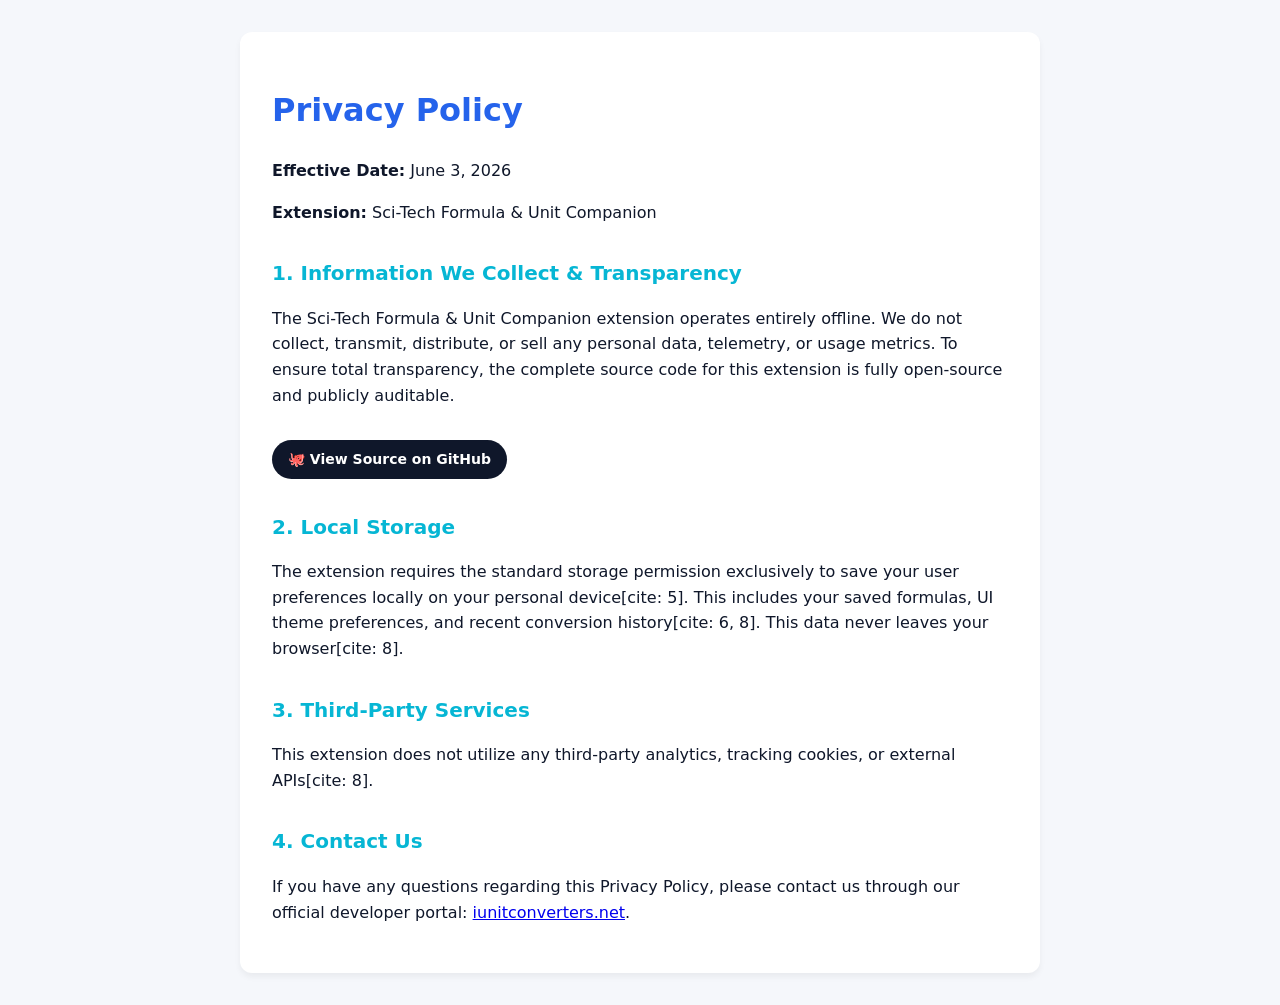
<file: index.html>
<!DOCTYPE html>
<html lang="en">
<head>
    <meta charset="UTF-8">
    <meta name="viewport" content="width=device-width, initial-scale=1.0">
    <title>Privacy Policy - Sci-Tech Formula & Unit Companion</title>
    <style>
        body { font-family: system-ui, -apple-system, sans-serif; line-height: 1.6; max-width: 800px; margin: 0 auto; padding: 2rem; color: #0f172a; background: #f5f7fb; }
        h1 { color: #2563eb; }
        h2 { color: #06b6d4; margin-top: 2rem; font-size: 1.25rem; }
        .container { background: #fff; padding: 2rem; border-radius: 12px; box-shadow: 0 4px 6px rgba(0,0,0,0.05); }
        .badge { display: inline-block; background: #0f172a; color: #fff; padding: 0.5rem 1rem; border-radius: 20px; text-decoration: none; font-size: 0.875rem; font-weight: bold; margin-top: 1rem; }
    </style>
</head>
<body>
    <div class="container">
        <h1>Privacy Policy</h1>
        <p><strong>Effective Date:</strong> June 3, 2026</p>
        <p><strong>Extension:</strong> Sci-Tech Formula & Unit Companion</p>

        <h2>1. Information We Collect & Transparency</h2>
        <p>The Sci-Tech Formula & Unit Companion extension operates entirely offline. We do not collect, transmit, distribute, or sell any personal data, telemetry, or usage metrics. To ensure total transparency, the complete source code for this extension is fully open-source and publicly auditable.</p>
        <a href="https://github.com/sahansandaruwan/sci-tech" class="badge" target="_blank">🐙 View Source on GitHub</a>

        <h2>2. Local Storage</h2>
        <p>The extension requires the standard storage permission exclusively to save your user preferences locally on your personal device[cite: 5]. This includes your saved formulas, UI theme preferences, and recent conversion history[cite: 6, 8]. This data never leaves your browser[cite: 8].</p>

        <h2>3. Third-Party Services</h2>
        <p>This extension does not utilize any third-party analytics, tracking cookies, or external APIs[cite: 8].</p>

        <h2>4. Contact Us</h2>
        <p>If you have any questions regarding this Privacy Policy, please contact us through our official developer portal: <a href="https://iunitconverters.net/">iunitconverters.net</a>.</p>
    </div>
</body>
</html>
</file>
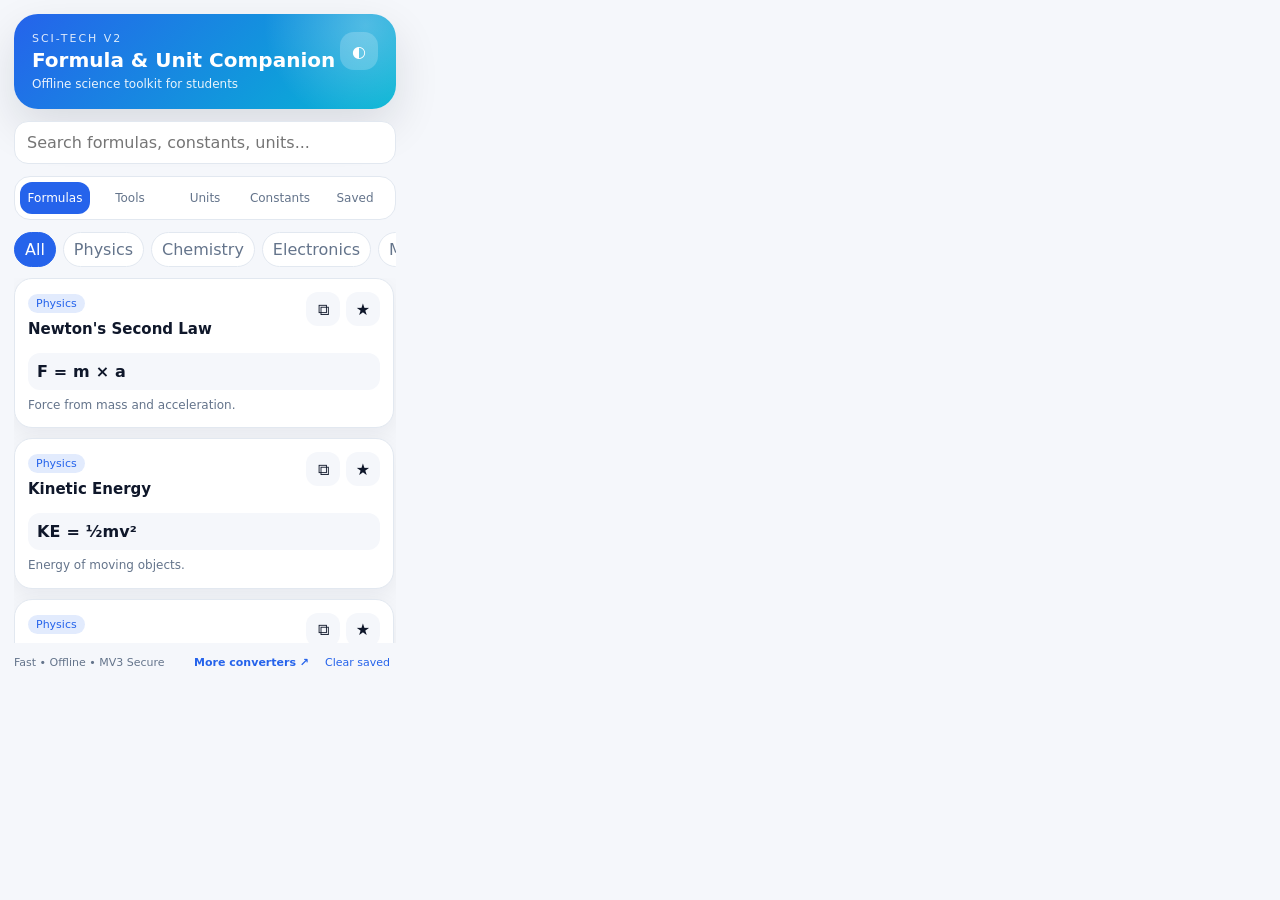
<file: popup.html>
<!doctype html>
<html lang="en">
<head>
  <meta charset="utf-8">
  <meta name="viewport" content="width=device-width,initial-scale=1">
  <title>Sci-Tech Companion</title>
  <link rel="stylesheet" href="popup.css">
</head>
<body>
  <main class="app">
    <header class="hero">
      <div>
        <p class="eyebrow">Sci-Tech v2</p>
        <h1>Formula & Unit Companion</h1>
        <p class="sub">Offline science toolkit for students</p>
      </div>
      <button id="themeBtn" class="icon-btn" type="button" title="Toggle theme">◐</button>
    </header>

    <section class="quickbar">
      <input id="globalSearch" type="search" placeholder="Search formulas, constants, units..." autocomplete="off">
    </section>

    <nav class="tabs">
      <button class="tab active" data-tab="formulas" type="button">Formulas</button>
      <button class="tab" data-tab="tools" type="button">Tools</button>
      <button class="tab" data-tab="units" type="button">Units</button>
      <button class="tab" data-tab="constants" type="button">Constants</button>
      <button class="tab" data-tab="saved" type="button">Saved</button>
    </nav>

    <section id="formulas" class="panel active">
      <div id="categoryChips" class="chips"></div>
      <div id="formulaList" class="list"></div>
    </section>

    <section id="tools" class="panel">
      <div class="tool-card">
        <h2>Scientific Calculator</h2>
        <input id="calcInput" type="text" placeholder="Example: 2*pi*5, sqrt(81), sin(30)">
        <output id="calcResult" class="result">0</output>
        <p class="hint">Supports + - × ÷ ^ sqrt sin cos tan log ln pi e. Trig uses degrees.</p>
      </div>

      <div class="tool-card">
        <h2>BMI Calculator</h2>
        <div class="grid-2">
          <input id="bmiWeight" type="number" placeholder="Weight kg" min="1" step="any">
          <input id="bmiHeight" type="number" placeholder="Height cm" min="1" step="any">
        </div>
        <output id="bmiResult" class="result">Enter weight and height</output>
      </div>

      <div class="tool-card">
        <h2>Ohm's Law Solver</h2>
        <div class="grid-3">
          <input id="ohmV" type="number" placeholder="V" step="any">
          <input id="ohmI" type="number" placeholder="I" step="any">
          <input id="ohmR" type="number" placeholder="R" step="any">
        </div>
        <button id="ohmSolve" class="primary" type="button">Solve Missing</button>
        <output id="ohmResult" class="result">Fill any two values</output>
      </div>
    </section>

    <section id="units" class="panel">
      <div class="tool-card">
        <div class="grid-2">
          <label>Type<select id="unitType"></select></label>
          <label>Value<input id="unitValue" type="number" value="1" step="any"></label>
        </div>
        <div class="grid-2">
          <label>From<select id="fromUnit"></select></label>
          <label>To<select id="toUnit"></select></label>
        </div>
        <output id="unitResult" class="result">1</output>
        <div id="history" class="history"></div>
      </div>
    </section>

    <section id="constants" class="panel">
      <div id="constantList" class="list"></div>
    </section>

    <section id="saved" class="panel">
      <div id="savedList" class="list"></div>
    </section>

    <footer>
      <span>Fast • Offline • MV3 Secure</span>
      <div class="footer-actions">
        <a class="site-link" href="https://iunitconverters.net/" target="_blank" rel="noopener noreferrer">More converters ↗</a>
        <button id="clearBtn" class="link-btn" type="button">Clear saved</button>
      </div>
    </footer>
  </main>
  <script src="popup.js"></script>
</body>
</html>
</file>
<file: popup.css>
:root{
  --bg:#f5f7fb;--card:#fff;--text:#0f172a;--muted:#64748b;--line:#e2e8f0;
  --brand:#2563eb;--brand2:#06b6d4;--good:#16a34a;--warn:#f59e0b;
  --shadow:0 18px 45px rgba(15,23,42,.12);color-scheme:light
}
[data-theme=dark]{
  --bg:#07111f;--card:#0f1b2e;--text:#e5edf7;--muted:#91a2b8;--line:#213149;
  --brand:#60a5fa;--brand2:#22d3ee;--shadow:0 18px 45px rgba(0,0,0,.38);color-scheme:dark
}
*{box-sizing:border-box}
body{width:410px;min-height:590px;margin:0;background:var(--bg);color:var(--text);
font-family:Inter,ui-sans-serif,system-ui,-apple-system,BlinkMacSystemFont,"Segoe UI",Arial,sans-serif}
button,input,select{font:inherit}
button{border:0;cursor:pointer}
.app{padding:14px}
.hero{display:flex;justify-content:space-between;align-items:flex-start;padding:18px;border-radius:24px;color:white;
background:radial-gradient(circle at 92% 12%,rgba(255,255,255,.28),transparent 28%),linear-gradient(135deg,var(--brand),var(--brand2));box-shadow:var(--shadow)}
.eyebrow{margin:0 0 4px;font-size:11px;letter-spacing:.18em;text-transform:uppercase;opacity:.85}
h1{margin:0;font-size:20px;line-height:1.1}.sub{margin:6px 0 0;opacity:.9;font-size:12px}
.icon-btn{width:38px;height:38px;border-radius:14px;background:rgba(255,255,255,.2);color:white}
.quickbar{margin:12px 0}
input,select{width:100%;border:1px solid var(--line);border-radius:14px;background:var(--card);color:var(--text);padding:11px 12px;outline:none}
input:focus,select:focus{border-color:var(--brand);box-shadow:0 0 0 3px color-mix(in srgb,var(--brand) 18%,transparent)}
.tabs{display:grid;grid-template-columns:repeat(5,1fr);gap:5px;padding:5px;border:1px solid var(--line);background:var(--card);border-radius:16px;margin-bottom:12px}
.tab{padding:9px 4px;border-radius:12px;background:transparent;color:var(--muted);font-size:12px}
.tab.active{background:var(--brand);color:white}
.panel{display:none}.panel.active{display:block}
.chips{display:flex;gap:7px;overflow-x:auto;margin-bottom:11px;scrollbar-width:none}.chips::-webkit-scrollbar{display:none}
.chip{flex:0 0 auto;padding:7px 10px;border-radius:999px;background:var(--card);color:var(--muted);border:1px solid var(--line)}
.chip.active{background:var(--brand);border-color:var(--brand);color:white}
.list{display:grid;gap:10px;max-height:365px;overflow:auto;padding-right:2px}
.card,.tool-card{border:1px solid var(--line);border-radius:18px;background:var(--card);padding:13px;box-shadow:0 8px 22px rgba(15,23,42,.06)}
.card-top{display:flex;justify-content:space-between;gap:10px}.card h2,.tool-card h2{margin:0 0 8px;font-size:15px}
.tag{display:inline-block;margin-bottom:7px;padding:3px 8px;border-radius:999px;background:color-mix(in srgb,var(--brand) 13%,transparent);color:var(--brand);font-size:11px}
.formula{padding:9px;margin:7px 0;border-radius:12px;background:var(--bg);font-weight:800;letter-spacing:.01em}
.desc,.hint{margin:0;color:var(--muted);font-size:12px;line-height:1.45}
.actions{display:flex;gap:6px}.mini{min-width:34px;height:34px;border-radius:12px;background:var(--bg);color:var(--text)}.mini.saved{color:var(--warn)}
.grid-2{display:grid;grid-template-columns:1fr 1fr;gap:10px}.grid-3{display:grid;grid-template-columns:1fr 1fr 1fr;gap:8px}
.tool-card{display:grid;gap:10px;margin-bottom:10px}.tool-card label{display:grid;gap:6px;color:var(--muted);font-size:12px}
.result{display:block;padding:13px;border-radius:15px;background:linear-gradient(135deg,var(--brand),var(--brand2));color:white;font-weight:800;overflow-wrap:anywhere}
.primary{padding:10px 12px;border-radius:13px;background:var(--brand);color:white;font-weight:700}
.history{display:grid;gap:6px}.history div{font-size:11px;color:var(--muted);padding:7px 9px;border:1px dashed var(--line);border-radius:12px}
.empty{text-align:center;color:var(--muted);padding:26px 10px}
footer{display:flex;justify-content:space-between;align-items:center;margin-top:12px;color:var(--muted);font-size:11px}
.link-btn{background:transparent;color:var(--brand)}
@media(max-width:420px){body{width:360px}.tabs{grid-template-columns:repeat(3,1fr)}}

.footer-actions{display:flex;align-items:center;gap:10px}
.site-link{color:var(--brand);text-decoration:none;font-weight:700}
.site-link:hover{text-decoration:underline}
</file>
